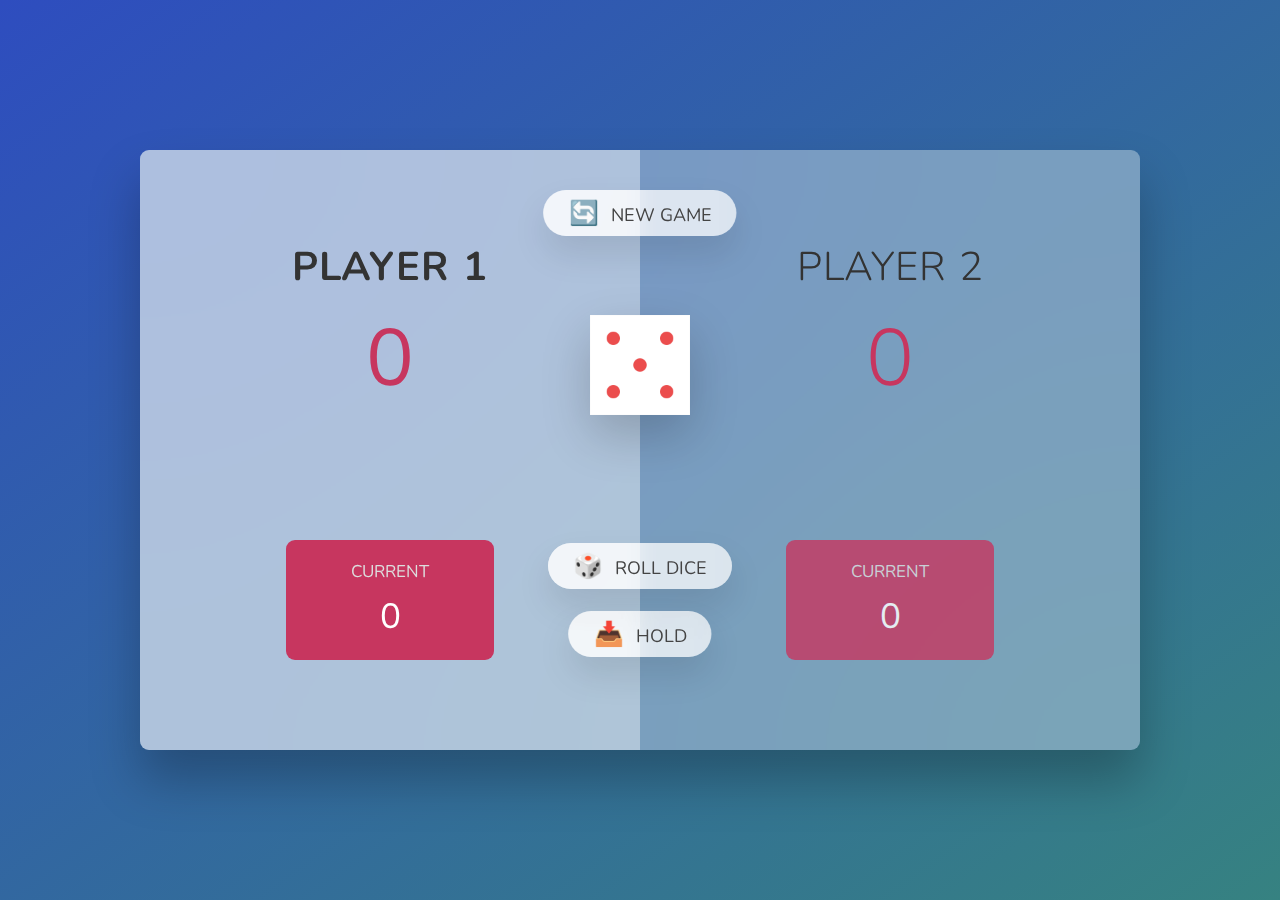
<file: assigment4_diceGame/index.html>
<!DOCTYPE html>
<html lang="en">
  <head>
    <meta charset="UTF-8" />
    <meta http-equiv="X-UA-Compatible" content="IE=edge" />
    <meta name="viewport" content="width=device-width, initial-scale=1.0" />
    <link rel="stylesheet" href="style.css" />
    <title>Dice Game</title>
  </head>
  <body>
    <main>
      <section class="player player--0 player--active">
        <h2 class="name" id="name--0">Player 1</h2>
        <p class="score" id="score--0">43</p>
        <div class="current">
          <p class="current-label">Current</p>
          <p class="current-score" id="current--0">0</p>
        </div>
      </section>
      <section class="player player--1">
        <h2 class="name" id="name--1">Player 2</h2>
        <p class="score" id="score--1">24</p>
        <div class="current">
          <p class="current-label">Current</p>
          <p class="current-score" id="current--1">0</p>
        </div>
      </section>

      <img src="dice-5.png" alt="Playing dice" class="dice" id="dice"/>
      <button class="btn btn--new">🔄 New game</button>
      <button id = "btn btn--roll" class="btn btn--roll">🎲 Roll dice</button>
      <button class="btn btn--hold">📥 Hold</button>
    </main>
    <script src="script.js"></script>
  </body>
</html>
</file>
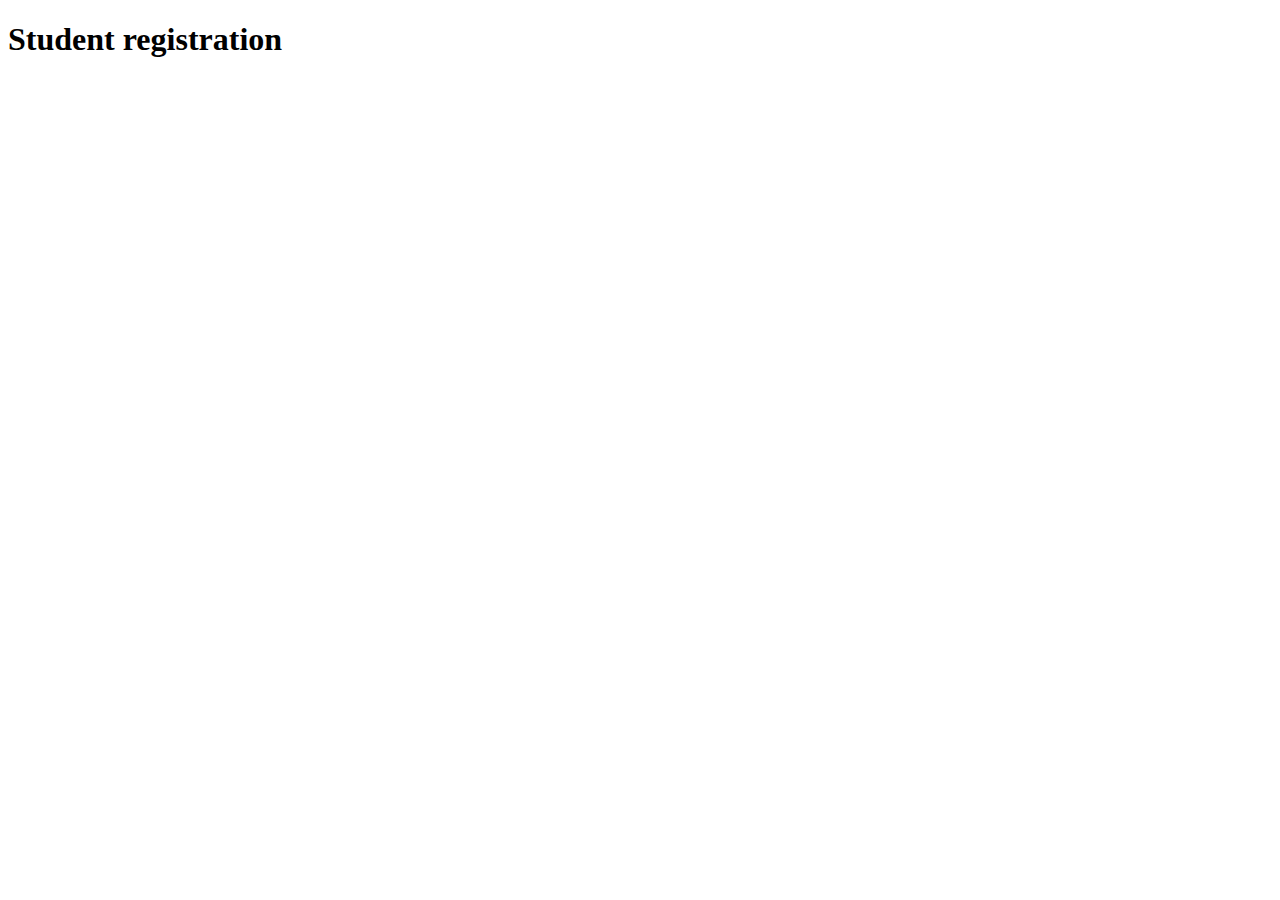
<file: assignment2_practice/index.html>
<!DOCTYPE html>
<html lang="en">
<head>
    <meta charset="UTF-8">
    <meta http-equiv="X-UA-Compatible" content="IE=edge">
    <meta name="viewport" content="width=device-width, initial-scale=1.0">
    <title>Document</title>
</head>
<body>
    <h1>Student registration</h1>
    <script  src="example.js"></script>
</body>
</html>
</file>
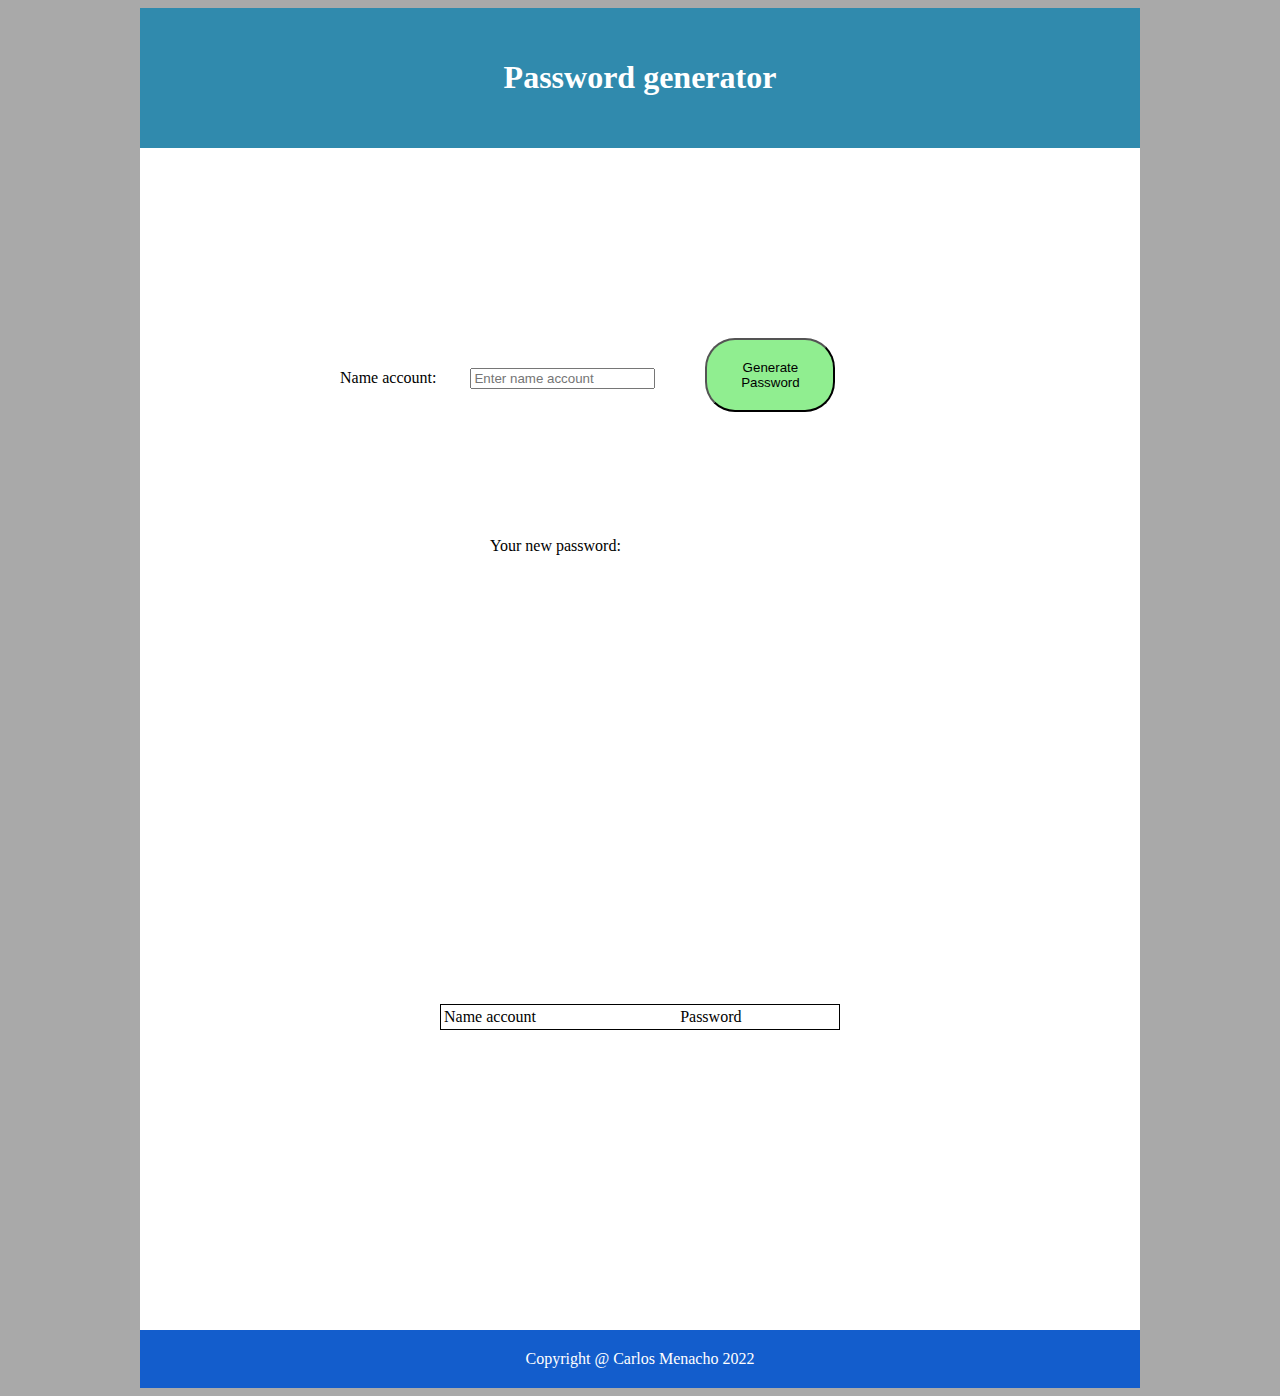
<file: assignment3_passwordUI/index.html>
<!DOCTYPE html>
<html lang="en">
<head>
    <meta charset="UTF-8">
    <meta http-equiv="X-UA-Compatible" content="IE=edge">
    <meta name="viewport" content="width=device-width, initial-scale=1.0">
    <title>Document</title>
    <link rel="stylesheet" href="style.css"
</head>
<body>
    <div class="container">
        <div class="header">
            <h1>Password generator</h1>
        </div>
        <div class="password-area">
            <div class="input-box">
                <span class="details">Name account:</span>
                <input class="input-text" type="text" placeholder="Enter name account" required>
            </div>
            <button class="generate" id="1">Generate Password</button>
        </div>
        <div class="results">
            <div class="password-result">
                <div class="show-pwd">
                    <span class="data">Your new password:</span>
                </div>
                <button class="save" id="2" id="2">Save & copy</button>
            </div>
        </div>        
        <div class="userList">
            <table id="pwdTable">
                <tr>
                    <td>Name account</td>
                    <td>Password</td>
                </tr>
            </table>
        </div>
        <div class="footer">Copyright @ Carlos Menacho 2022</div>
    </div>
    <script src="password.js"></script>
</body>
</html>
</file>
<file: assigment4_diceGame/style.css>
@import url("https://fonts.googleapis.com/css2?family=Nunito&display=swap");

* {
  margin: 0;
  padding: 0;
  box-sizing: inherit;
}

html {
  font-size: 62.5%;
  box-sizing: border-box;
}

body {
  font-family: "Nunito", sans-serif;
  font-weight: 400;
  height: 100vh;
  color: #333;
  background-image: linear-gradient(to top left, #368281 0%, #2e4dbf 100%);
  display: flex;
  align-items: center;
  justify-content: center;
}

/* LAYOUT */
main {
  position: relative;
  width: 100rem;
  height: 60rem;
  background-color: rgba(255, 255, 255, 0.35);
  backdrop-filter: blur(200px);
  filter: blur();
  box-shadow: 0 3rem 5rem rgba(0, 0, 0, 0.25);
  border-radius: 9px;
  overflow: hidden;
  display: flex;
}

.player {
  flex: 50%;
  padding: 9rem;
  display: flex;
  flex-direction: column;
  align-items: center;
  transition: all 0.75s;
}

/* ELEMENTS */
.name {
  position: relative;
  font-size: 4rem;
  text-transform: uppercase;
  letter-spacing: 1px;
  word-spacing: 2px;
  font-weight: 300;
  margin-bottom: 1rem;
}

.score {
  font-size: 8rem;
  font-weight: 300;
  color: #c7365f;
  margin-bottom: auto;
}

.player--active {
  background-color: rgba(255, 255, 255, 0.4);
}
.player--active .name {
  font-weight: 700;
}
.player--active .score {
  font-weight: 400;
}

.player--active .current {
  opacity: 1;
}

.current {
  background-color: #c7365f;
  opacity: 0.8;
  border-radius: 9px;
  color: #fff;
  width: 65%;
  padding: 2rem;
  text-align: center;
  transition: all 0.75s;
}

.current-label {
  text-transform: uppercase;
  margin-bottom: 1rem;
  font-size: 1.7rem;
  color: #ddd;
}

.current-score {
  font-size: 3.5rem;
}

/* ABSOLUTE POSITIONED ELEMENTS */
.btn {
  position: absolute;
  left: 50%;
  transform: translateX(-50%);
  color: #444;
  background: none;
  border: none;
  font-family: inherit;
  font-size: 1.8rem;
  text-transform: uppercase;
  cursor: pointer;
  font-weight: 400;
  transition: all 0.2s;

  background-color: white;
  background-color: rgba(255, 255, 255, 0.6);
  backdrop-filter: blur(10px);

  padding: 0.7rem 2.5rem;
  border-radius: 50rem;
  box-shadow: 0 1.75rem 3.5rem rgba(0, 0, 0, 0.1);
}

.btn::first-letter {
  font-size: 2.4rem;
  display: inline-block;
  margin-right: 0.7rem;
}

.btn--new {
  top: 4rem;
}
.btn--roll {
  top: 39.3rem;
}
.btn--hold {
  top: 46.1rem;
}

.btn:active {
  transform: translate(-50%, 3px);
  box-shadow: 0 1rem 2rem rgba(0, 0, 0, 0.15);
}

.btn:focus {
  outline: none;
}

.dice {
  position: absolute;
  left: 50%;
  top: 16.5rem;
  transform: translateX(-50%);
  height: 10rem;
  box-shadow: 0 2rem 5rem rgba(0, 0, 0, 0.2);
}

.player--winner {
  background-color: #2f2f2f;
}

.player--winner .name {
  font-weight: 700;
  color: #c7365f;
}

.hidden {
  display: none;
}
</file>
<file: assignment3_passwordUI/style.css>
body{
    background-color: darkgrey;
}
.generate{
    width: 130px;
    border-radius: 30px;
    margin: 20px;
    padding: 20px;
    align-content: center;
    background-color: lightgreen;
    
}


.container{
    background-color: #fff;
    width: 1000px;
    margin: auto;
}

.header{
    background-color: #308aad;
    color: white;
    text-align: center;
    padding-top: 3%;
    padding-bottom: 3%;
}

.password-area{
    margin-top: 15%;
    margin-left: 15%;
    margin-right: 15%;
    margin-bottom: 0%;
    padding: 20px;
    display: flex;
}
.results{
    margin-top: 2%;
    margin-left: 30%;
    margin-right: 15%;
    margin-bottom: 10%;
    padding: 20px;
    display: flex;
}
.save{
    width: 130px;
    border-radius: 30px;
    margin: 20px;
    margin-left: 40%;
    padding: 20px;
    
    background-color: lightgreen;
    visibility: hidden;
}
.password-result{
    margin: 30px;
    padding-top: 3%;
}
.input-box{
    margin: 30px;
    padding-top: 3%;
}
.details{
    margin-right: 30px;
}
.userList{
    margin: 30%;
   align-content: center;
}
table{
    width: 100%;
    border: 1px solid;
}
.footer{
    text-align: center;
    padding-bottom: 2%;
    background-color: #135dcc;
    color: white;
    padding-top: 2%;
}
</file>
